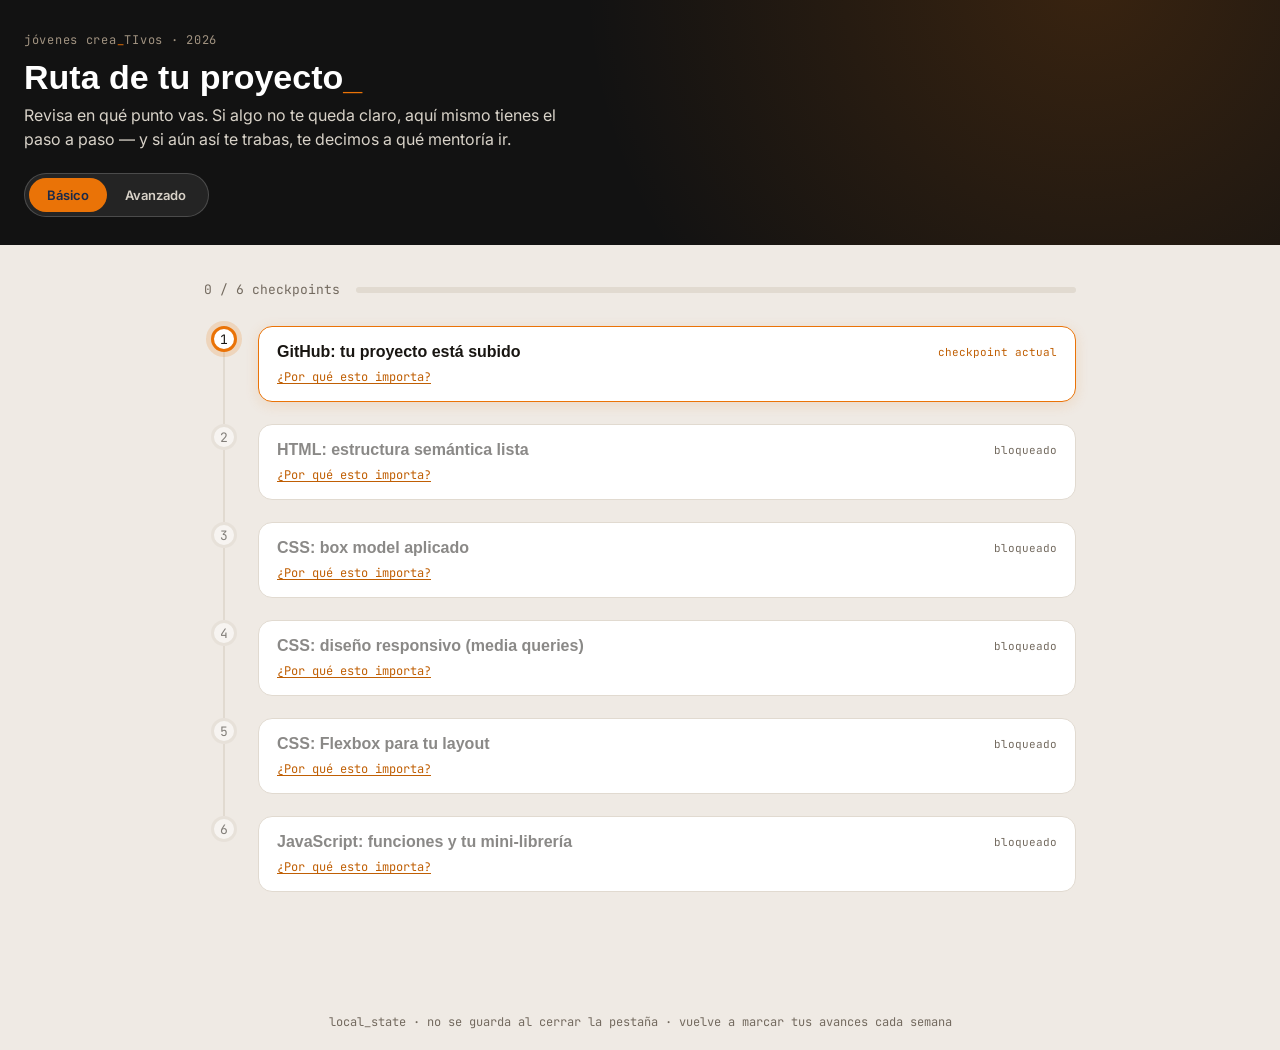
<file: index.html>
<!DOCTYPE html>
<html lang="es">
<head>
<meta charset="UTF-8">
<meta name="viewport" content="width=device-width, initial-scale=1.0">
<title>Ruta de tu Proyecto — Jóvenes creaTIvos</title>
<link rel="preconnect" href="https://fonts.googleapis.com">
<link href="https://fonts.googleapis.com/css2?family=Inter:wght@400;500;600;700&family=JetBrains+Mono:wght@400;500;600&display=swap" rel="stylesheet">
<link rel="stylesheet" href="https://api.fontshare.com/v2/css?f[]=clash-display@500,600&f[]=clash-grotesk@400,500&display=swap">
<style>
  :root{
    /* Sofka brand book v1 2026 */
    --obsidian:#121212;
    --orange:#EA7307;
    --orange-dim:#c05f04;
    --light:#EFEAE4;      /* sofka-light */
    --dark-neutral:#A19381;
    --green:#33A958;       /* sofka-positive */
    --warning:#AD931A;     /* sofka-warning */
    --info:#004BD8;
    --card:#FFFFFF;
    --ink:#181511;
    --ink-soft:#736A5F;
    --line:#E1DAD0;
    --warn-bg:#FBF4DE;
    --warn-line:#E9D89A;
    --warn-ink:#7A5F0E;
  }
  *{box-sizing:border-box; -webkit-tap-highlight-color:transparent;}
  html,body{margin:0;padding:0; touch-action:manipulation;}
  body{
    font-family:'Inter',sans-serif;
    background:var(--light);
    color:var(--ink);
    -webkit-font-smoothing:antialiased;
  }
  .mono{font-family:'JetBrains Mono',monospace;}
  .display{font-family:'Clash Display',sans-serif;}

  header{
    background:var(--obsidian);
    color:#fff;
    padding:32px 24px 28px;
    position:relative;
    overflow:hidden;
  }
  header::after{
    content:"";
    position:absolute; inset:0;
    background-image:
      radial-gradient(circle at 85% -10%, rgba(234,115,7,0.18), transparent 45%);
    pointer-events:none;
  }
  .eyebrow{
    font-family:'JetBrains Mono',monospace;
    font-size:12px;
    letter-spacing:.06em;
    color:var(--dark-neutral);
    margin:0 0 10px;
  }
  header h1{
    font-family:'Clash Display',sans-serif;
    font-size:clamp(24px,4vw,34px);
    margin:0 0 6px;
    font-weight:700;
  }
  header p.sub{
    font-family:'Clash Grotesk','Inter',sans-serif;
    margin:0;
    color:#D8D2C8;
    font-size:16px;
    max-width:560px;
    line-height:1.5;
  }

  .track-toggle{
    margin-top:22px;
    display:inline-flex;
    background:rgba(255,255,255,0.08);
    border:1px solid rgba(255,255,255,0.18);
    border-radius:999px;
    padding:4px;
    position:relative;
    z-index:1;
  }
  .track-toggle button{
    border:none;
    background:transparent;
    color:#D8D2C8;
    font-family:'Inter',sans-serif;
    font-weight:600;
    font-size:13px;
    padding:9px 18px;
    border-radius:999px;
    cursor:pointer;
    transition:all .2s ease;
  }
  .track-toggle button.active{
    background:var(--orange);
    color:#1B2A4A;
  }

  main{
    max-width:920px;
    margin:0 auto;
    padding:36px 24px 80px;
  }

  .progress-row{
    display:flex;
    align-items:center;
    justify-content:space-between;
    margin-bottom:28px;
    gap:16px;
    flex-wrap:wrap;
  }
  .progress-row .label{
    font-family:'JetBrains Mono',monospace;
    font-size:13px;
    color:var(--ink-soft);
  }
  .progress-bar-track{
    flex:1;
    min-width:160px;
    height:6px;
    background:var(--line);
    border-radius:99px;
    overflow:hidden;
  }
  .progress-bar-fill{
    height:100%;
    background:var(--green);
    border-radius:99px;
    transition:width .4s ease;
    width:0%;
  }

  /* --- the git-log path --- */
  .path{
    position:relative;
    padding-left:6px;
  }
  .node-row{
    display:flex;
    gap:20px;
    position:relative;
  }
  .rail{
    display:flex;
    flex-direction:column;
    align-items:center;
    width:28px;
    flex-shrink:0;
  }
  .dot{
    width:26px;height:26px;
    border-radius:50%;
    border:3px solid var(--line);
    background:var(--card);
    display:flex;align-items:center;justify-content:center;
    font-size:13px;
    z-index:1;
    transition:all .25s ease;
    flex-shrink:0;
  }
  .connector{
    width:2px;
    flex:1;
    background:var(--line);
    min-height:28px;
  }
  .node-row.done .dot{ border-color:var(--green); background:var(--green); color:#fff; }
  .node-row.done .connector{ background:var(--green); }
  .node-row.current .dot{ border-color:var(--orange); box-shadow:0 0 0 5px rgba(234,115,7,0.18); }
  .node-row.locked .dot{ opacity:.5; }
  .node-row.locked .card-title{ opacity:.5; }

  .card-wrap{ flex:1; padding-bottom:22px; }
  .topic-card{
    background:var(--card);
    border:1px solid var(--line);
    border-radius:14px;
    padding:16px 18px;
    cursor:pointer;
    transition:box-shadow .2s ease, border-color .2s ease;
  }
  .node-row.locked .topic-card{ cursor:not-allowed; }
  .node-row.current .topic-card{ border-color:var(--orange); box-shadow:0 3px 14px rgba(234,115,7,0.14); }
  .node-row.done .topic-card{ border-color:#c9ead2; }
  .card-top{ display:flex; align-items:center; justify-content:space-between; gap:10px;}
  .card-title{
    font-family:'Clash Display',sans-serif;
    font-weight:600;
    font-size:16px;
    margin:0;
  }
  .why-btn{
    display:inline-block;
    margin-top:8px;
    background:none;
    border:none;
    padding:0;
    font-size:12px;
    color:var(--orange-dim);
    text-decoration:underline;
    text-underline-offset:2px;
    cursor:pointer;
  }
  .why-text{
    margin:8px 0 0;
    font-size:13.5px;
    line-height:1.5;
    color:var(--ink-soft);
    background:var(--light);
    border-left:2px solid var(--orange);
    padding:9px 12px;
    border-radius:0 8px 8px 0;
  }
  .card-status{
    font-family:'JetBrains Mono',monospace;
    font-size:11px;
    color:var(--ink-soft);
    white-space:nowrap;
  }
  .node-row.done .card-status{ color:var(--green); }
  .node-row.current .card-status{ color:var(--orange-dim); }

  /* expanded detail panel */
  .detail{
    margin-top:14px;
    padding-top:14px;
    border-top:1px dashed var(--line);
    display:none;
  }
  .detail.open{ display:block; }
  .q{
    font-size:15px;
    font-weight:600;
    margin:0 0 12px;
  }
  .btn-row{ display:flex; gap:10px; flex-wrap:wrap; }
  .btn{
    font-family:'Inter',sans-serif;
    font-weight:600;
    font-size:13.5px;
    padding:11px 16px;
    min-height:44px;
    border-radius:9px;
    border:1.5px solid var(--obsidian);
    background:#fff;
    color:var(--obsidian);
    cursor:pointer;
    touch-action:manipulation;
    transition:all .15s ease;
  }
  .btn:hover{ background:var(--obsidian); color:#fff; }
  .btn.primary{ background:var(--orange); border-color:var(--orange); color:#1B2A4A; }
  .btn.primary:hover{ background:var(--orange-dim); border-color:var(--orange-dim); color:#fff;}

  .steps-box{
    background:var(--light);
    border:1px solid var(--line);
    border-radius:10px;
    padding:14px 16px;
    margin-bottom:14px;
  }
  .steps-box ol{ margin:0; padding-left:18px; }
  .steps-box li{ margin-bottom:7px; font-size:14px; line-height:1.5; }
  .steps-box li:last-child{ margin-bottom:0; }
  .resource-tag{
    display:inline-flex;
    align-items:center;
    gap:6px;
    font-family:'JetBrains Mono',monospace;
    font-size:12px;
    color:var(--ink-soft);
    margin-top:10px;
  }

  .mentor-box{
    background:var(--warn-bg);
    border:1px solid var(--warn-line);
    border-radius:10px;
    padding:14px 16px;
    margin-bottom:14px;
  }
  .mentor-box p{ margin:0 0 6px; font-size:14px; color:var(--warn-ink); line-height:1.5; }
  .mentor-box .session{
    font-family:'JetBrains Mono',monospace;
    font-size:13px;
    color:var(--warn-ink);
    font-weight:600;
  }

  .done-banner{
    margin-top:30px;
    background:var(--obsidian);
    color:#fff;
    border-radius:14px;
    padding:26px 24px;
    text-align:center;
    display:none;
  }
  .done-banner.show{ display:block; }
  .done-banner h3{ font-family:'Clash Display',sans-serif; margin:0 0 6px; font-size:20px; }
  .done-banner p{ margin:0; color:#D8D2C8; font-size:14px; }

  footer{
    text-align:center;
    padding:20px;
    font-size:12px;
    color:var(--ink-soft);
    font-family:'JetBrains Mono',monospace;
  }
</style>
</head>
<body>

<header>
  <p class="eyebrow">jóvenes crea<span style="color:var(--orange)">_</span>TIvos · 2026</p>
  <h1 class="display">Ruta de tu proyecto<span style="color:var(--orange)">_</span></h1>
  <p class="sub">Revisa en qué punto vas. Si algo no te queda claro, aquí mismo tienes el paso a paso — y si aún así te trabas, te decimos a qué mentoría ir.</p>
  <div class="track-toggle" id="trackToggle">
    <button data-track="basico" class="active">Básico</button>
    <button data-track="avanzado">Avanzado</button>
  </div>
</header>

<main>
  <div class="progress-row">
    <span class="label mono" id="progressLabel">0 / 5 checkpoints</span>
    <div class="progress-bar-track"><div class="progress-bar-fill" id="progressFill"></div></div>
  </div>

  <div class="path" id="path"></div>

  <div class="done-banner" id="doneBanner">
    <h3>🎉 Tu proyecto está al día</h3>
    <p>Completaste todos los checkpoints de esta ruta. Sigue así en tu próxima sesión.</p>
  </div>
</main>

<footer>local_state · no se guarda al cerrar la pestaña · vuelve a marcar tus avances cada semana</footer>

<script>
const CHECKPOINTS = [
  {
    id:"git",
    title:"GitHub: tu proyecto está subido",
    why:"Sin repositorio, tu progreso no queda guardado en ningún lado y no puedes mostrar tu avance real. Es la base para todo lo que sigue.",
    question:"¿Ya subiste tu proyecto a GitHub?",
    steps:[
      "Instala Git en tu computador (si usas un equipo del salón, pregunta si ya está instalado).",
      "Crea una cuenta en GitHub.com si aún no tienes una.",
      "Crea un repositorio nuevo con el nombre de tu proyecto.",
      "En tu carpeta de proyecto, corre: git init",
      "Corre: git add . y luego git commit -m \"primer commit\"",
      "Conecta tu repo con: git remote add origin [link-de-tu-repo]",
      "Sube tus archivos con: git push -u origin main"
    ],
    resource:"Learn Git Branching — practica los comandos sin miedo a romper nada",
    mentor:{name:"Kevin Galarza", date:"20/08/2026", time:"6:30 pm", topic:"Git y GitHub (instalación, comandos básicos, subir proyecto)"}
  },
  {
    id:"html",
    title:"HTML: estructura semántica lista",
    why:"Una estructura clara es lo que le permite a cualquiera (incluido tú en un mes) entender de qué trata cada parte de tu proyecto con solo mirar el código.",
    question:"¿Tu proyecto ya tiene una estructura HTML semántica (header, main, section, footer)?",
    steps:[
      "Revisa que tu página use etiquetas con significado: <header>, <nav>, <main>, <section>, <footer> — no solo <div> para todo.",
      "Cada sección de tu idea de negocio debe tener su propia etiqueta <section>.",
      "Usa <h1> una sola vez por página, y <h2>/<h3> para los subtítulos en orden.",
      "Verifica que las imágenes tengan atributo alt describiendo qué muestran."
    ],
    resource:"MDN — Elementos semánticos de HTML5",
    mentor:null,
    supportLink:{label:"MDN — Elementos semánticos de HTML5", note:"Repasa ahí los ejemplos de header/main/section/footer y compáralos con tu propio código."}
  },
  {
    id:"box",
    title:"CSS: box model aplicado",
    why:"El box model es la razón por la que las cosas se ven 'pegadas' o descuadradas. Entenderlo bien te ahorra horas de andar moviendo píxeles a ciegas.",
    question:"¿Ya aplicaste padding, margin y border de forma consciente en tu proyecto?",
    steps:[
      "Identifica 3 elementos de tu página que se vean 'pegados' o descuadrados.",
      "Agrega box-sizing: border-box; a tu hoja de estilos (idealmente a todo con *).",
      "Ajusta el padding interno de tarjetas o botones para que el contenido respire.",
      "Usa margin para separar bloques entre sí, no para separar contenido interno."
    ],
    resource:"CSS Tricks — The Box Model",
    mentor:{name:"Johan Ramirez", date:"20/08/2026", time:"6:30 pm", topic:"CSS: Box model / padding / margin / border"}
  },
  {
    id:"responsive",
    title:"CSS: diseño responsivo (media queries)",
    why:"La mayoría de tus usuarios reales van a abrir tu proyecto desde el celular. Si no es responsivo, pierdes a la mayoría de tu público desde el primer segundo.",
    question:"¿Tu proyecto se ve bien tanto en celular como en computador?",
    steps:[
      "Abre tu proyecto y reduce la ventana del navegador (o revísalo desde tu celular).",
      "Identifica qué se rompe: texto muy grande, imágenes que se salen, columnas apretadas.",
      "Agrega un media query, por ejemplo: @media (max-width: 600px) { ... }",
      "Dentro de ese bloque, ajusta tamaños de fuente, anchos y organización en columna."
    ],
    resource:"freeCodeCamp Español — Diseño responsivo",
    mentor:{name:"Johan Ramirez", date:"27/08/2026", time:"6:30 pm", topic:"CSS: Media Queries / diseño responsivo"}
  },
  {
    id:"flexbox",
    title:"CSS: Flexbox para tu layout",
    why:"Flexbox es lo que usa la mayoría de sitios reales para organizar menús, tarjetas y formularios sin trucos raros. Dominarlo te ahorra mucho CSS innecesario.",
    question:"¿Usaste Flexbox para organizar alguna sección de tu proyecto (menú, tarjetas, formulario)?",
    steps:[
      "Elige una sección con varios elementos en fila o columna (ej. tarjetas de producto, menú de navegación).",
      "Al contenedor padre agrégale: display: flex;",
      "Prueba justify-content y align-items para acomodar los elementos.",
      "Si necesitas que pasen a otra línea en pantallas pequeñas, agrega flex-wrap: wrap;"
    ],
    resource:"Flexbox Froggy — practica jugando",
    mentor:{name:"Johan Ramirez", date:"03/09/2026", time:"6:30 pm", topic:"CSS: Flexbox"}
  },
  {
    id:"js",
    title:"JavaScript: funciones y tu mini-librería",
    why:"Hasta ahora tu proyecto se veía bien pero no 'hacía' nada por sí solo. Las funciones son las que convierten tu página de una vitrina a una herramienta que calcula, valida y responde.",
    question:"¿Ya escribiste al menos una función propia en tu calculos.js y la usas en tu proyecto?",
    steps:[
      "Abre tu archivo calculos.js y revisa qué función ya tienes (ej. calcular precio, descuento, ganancia).",
      "Si no tienes ninguna, escribe una función simple: function calcularTotal(precio, cantidad) { return precio * cantidad; }",
      "Conecta esa función a un botón o input de tu proyecto para que se use de verdad.",
      "Prueba con console.log() que el resultado sea el esperado antes de conectarlo a la interfaz."
    ],
    resource:"javascript.info — Funciones",
    mentor:{name:"Manuel Carpio", date:"21/09/2026", time:"6:00 pm", topic:"JavaScript: Funciones y mini-librería de cálculo"}
  },
  {
    id:"deploy",
    title:"Despliegue: tu proyecto está en línea",
    why:"Un proyecto que solo funciona en tu computador no lo puede ver nadie más. Publicarlo es lo que lo convierte en algo real que puedes compartir con tu familia, amigos o clientes.",
    question:"¿Tu proyecto ya tiene un link donde cualquiera lo pueda ver, sin instalar nada?",
    steps:[
      "Verifica que tu repositorio en GitHub esté actualizado con tu última versión.",
      "Activa GitHub Pages en la configuración del repositorio (Settings → Pages).",
      "Selecciona la rama main como fuente y espera unos minutos a que se publique.",
      "Prueba el link generado desde otro dispositivo o navegador para confirmar que funciona."
    ],
    resource:"GitHub Docs — GitHub Pages",
    mentor:null,
    supportLink:{label:"GitHub Docs — GitHub Pages", note:"Sigue la guía oficial paso a paso; si tu repo ya está actualizado, publicar toma menos de 5 minutos."},
    avanzadoOnly:true
  }
];

let track = "basico";
let state = {}; // { id: 'pending' | 'showingSteps' | 'showingMentor' | 'done' }
let whyOpen = {}; // { id: bool }
CHECKPOINTS.forEach(c => { state[c.id] = 'pending'; whyOpen[c.id] = false; });

function visibleCheckpoints(){
  // avanzadoOnly now applies only to Deploy — JS is shared by both rutas since ambas tienen mentoría de refuerzo
  return CHECKPOINTS.filter(c => track === "avanzado" || !c.avanzadoOnly);
}

function render(){
  const list = visibleCheckpoints();
  const path = document.getElementById('path');
  path.innerHTML = '';

  let firstNotDone = list.findIndex(c => state[c.id] !== 'done');
  if(firstNotDone === -1) firstNotDone = list.length;

  list.forEach((c, i) => {
    const status = state[c.id];
    const isDone = status === 'done';
    const isCurrent = i === firstNotDone;
    const isLocked = i > firstNotDone;

    const row = document.createElement('div');
    row.className = 'node-row ' + (isDone ? 'done' : isCurrent ? 'current' : 'locked');

    const rail = document.createElement('div');
    rail.className = 'rail';
    const dot = document.createElement('div');
    dot.className = 'dot mono';
    dot.textContent = isDone ? '✓' : (i+1);
    rail.appendChild(dot);
    if(i < list.length - 1){
      const conn = document.createElement('div');
      conn.className = 'connector';
      rail.appendChild(conn);
    }
    row.appendChild(rail);

    const wrap = document.createElement('div');
    wrap.className = 'card-wrap';
    const card = document.createElement('div');
    card.className = 'topic-card';

    const top = document.createElement('div');
    top.className = 'card-top';
    const h = document.createElement('h3');
    h.className = 'card-title';
    h.textContent = c.title;
    const statusLabel = document.createElement('span');
    statusLabel.className = 'card-status mono';
    statusLabel.textContent = isDone ? 'completado' : isCurrent ? 'checkpoint actual' : 'bloqueado';
    top.appendChild(h); top.appendChild(statusLabel);
    card.appendChild(top);

    if(c.why){
      const whyBtn = document.createElement('button');
      whyBtn.className = 'why-btn mono';
      whyBtn.textContent = whyOpen[c.id] ? '– ocultar por qué importa' : '¿Por qué esto importa?';
      whyBtn.onclick = (e) => { e.stopPropagation(); whyOpen[c.id] = !whyOpen[c.id]; render(); };
      card.appendChild(whyBtn);
      if(whyOpen[c.id]){
        const whyP = document.createElement('p');
        whyP.className = 'why-text';
        whyP.textContent = c.why;
        card.appendChild(whyP);
      }
    }

    const detail = document.createElement('div');
    detail.className = 'detail' + (isCurrent && status !== 'pending' ? ' open' : '');
    detail.appendChild(buildDetail(c, status, isCurrent));
    card.appendChild(detail);

    if(isCurrent){
      card.onclick = (e) => {
        if(e.target.closest('.btn')) return;
        detail.classList.toggle('open');
      };
    }

    wrap.appendChild(card);
    row.appendChild(wrap);
    path.appendChild(row);
  });

  const doneCount = list.filter(c => state[c.id] === 'done').length;
  document.getElementById('progressLabel').textContent = `${doneCount} / ${list.length} checkpoints`;
  document.getElementById('progressFill').style.width = (doneCount/list.length*100) + '%';
  document.getElementById('doneBanner').classList.toggle('show', doneCount === list.length);
}

function buildDetail(c, status, isCurrent){
  const container = document.createElement('div');
  if(!isCurrent && status !== 'done'){
    const p = document.createElement('p');
    p.className='q';
    p.textContent = 'Completa el checkpoint anterior primero.';
    container.appendChild(p);
    return container;
  }
  if(status === 'done'){
    const p = document.createElement('p');
    p.className='q';
    p.style.color = 'var(--green)';
    p.textContent = '✓ Marcado como completado.';
    container.appendChild(p);
    const btn = document.createElement('button');
    btn.className='btn';
    btn.textContent='Deshacer';
    btn.onclick=()=>{ state[c.id]='pending'; render(); };
    container.appendChild(btn);
    return container;
  }

  if(status === 'pending'){
    const q = document.createElement('p');
    q.className='q';
    q.textContent = c.question;
    container.appendChild(q);
    const row = document.createElement('div');
    row.className='btn-row';
    const yes = document.createElement('button');
    yes.className='btn primary'; yes.textContent='Sí, ya lo hice';
    yes.onclick=()=>{ state[c.id]='done'; render(); };
    const no = document.createElement('button');
    no.className='btn'; no.textContent='Todavía no';
    no.onclick=()=>{ state[c.id]='showingSteps'; render(); };
    row.appendChild(yes); row.appendChild(no);
    container.appendChild(row);
    return container;
  }

  if(status === 'showingSteps'){
    const box = document.createElement('div');
    box.className='steps-box';
    const ol = document.createElement('ol');
    c.steps.forEach(s=>{ const li=document.createElement('li'); li.textContent=s; ol.appendChild(li); });
    box.appendChild(ol);
    const tag = document.createElement('div');
    tag.className='resource-tag mono';
    tag.textContent = '↳ recurso: ' + c.resource;
    box.appendChild(tag);
    container.appendChild(box);

    const q = document.createElement('p');
    q.className='q';
    q.textContent = '¿Ya entendiste cómo hacerlo?';
    container.appendChild(q);

    const row = document.createElement('div');
    row.className='btn-row';
    const yes = document.createElement('button');
    yes.className='btn primary'; yes.textContent='Sí, ya entendí';
    yes.onclick=()=>{ state[c.id]='done'; render(); };
    const no = document.createElement('button');
    no.className='btn'; no.textContent='No, sigo confundido';
    no.onclick=()=>{ state[c.id]='showingMentor'; render(); };
    row.appendChild(yes); row.appendChild(no);
    container.appendChild(row);
    return container;
  }

  if(status === 'showingMentor'){
    const box = document.createElement('div');
    box.className='mentor-box';
    if(c.mentor){
      const p1 = document.createElement('p');
      p1.textContent = 'Tranquilo/a, para esto ya hay una mentoría de refuerzo programada:';
      const p2 = document.createElement('p');
      p2.className='session';
      p2.textContent = `${c.mentor.date} · ${c.mentor.time} · ${c.mentor.name}`;
      const p3 = document.createElement('p');
      p3.textContent = c.mentor.topic;
      box.appendChild(p1); box.appendChild(p2); box.appendChild(p3);
    } else if(c.supportLink){
      const p1 = document.createElement('p');
      p1.textContent = 'Aún no hay mentoría de refuerzo para este tema, pero repásalo aquí:';
      const p2 = document.createElement('p');
      p2.className='session';
      p2.textContent = c.supportLink.label;
      const p3 = document.createElement('p');
      p3.textContent = c.supportLink.note;
      box.appendChild(p1); box.appendChild(p2); box.appendChild(p3);
    } else {
      const p1 = document.createElement('p');
      p1.textContent = 'Tranquilo/a, comenta esta duda con tu mentor en la próxima sesión semanal para revisarla juntos.';
      box.appendChild(p1);
    }
    container.appendChild(box);

    const row = document.createElement('div');
    row.className='btn-row';
    const back = document.createElement('button');
    back.className='btn'; back.textContent='Volver a intentar solo';
    back.onclick=()=>{ state[c.id]='showingSteps'; render(); };
    const done = document.createElement('button');
    done.className='btn primary'; done.textContent='Ya lo resolví, marcar completo';
    done.onclick=()=>{ state[c.id]='done'; render(); };
    row.appendChild(back); row.appendChild(done);
    container.appendChild(row);
    return container;
  }
}

document.getElementById('trackToggle').addEventListener('click', (e)=>{
  const btn = e.target.closest('button');
  if(!btn) return;
  document.querySelectorAll('#trackToggle button').forEach(b=>b.classList.remove('active'));
  btn.classList.add('active');
  track = btn.dataset.track;
  render();
});

render();
</script>
</body>
</html>
</file>
